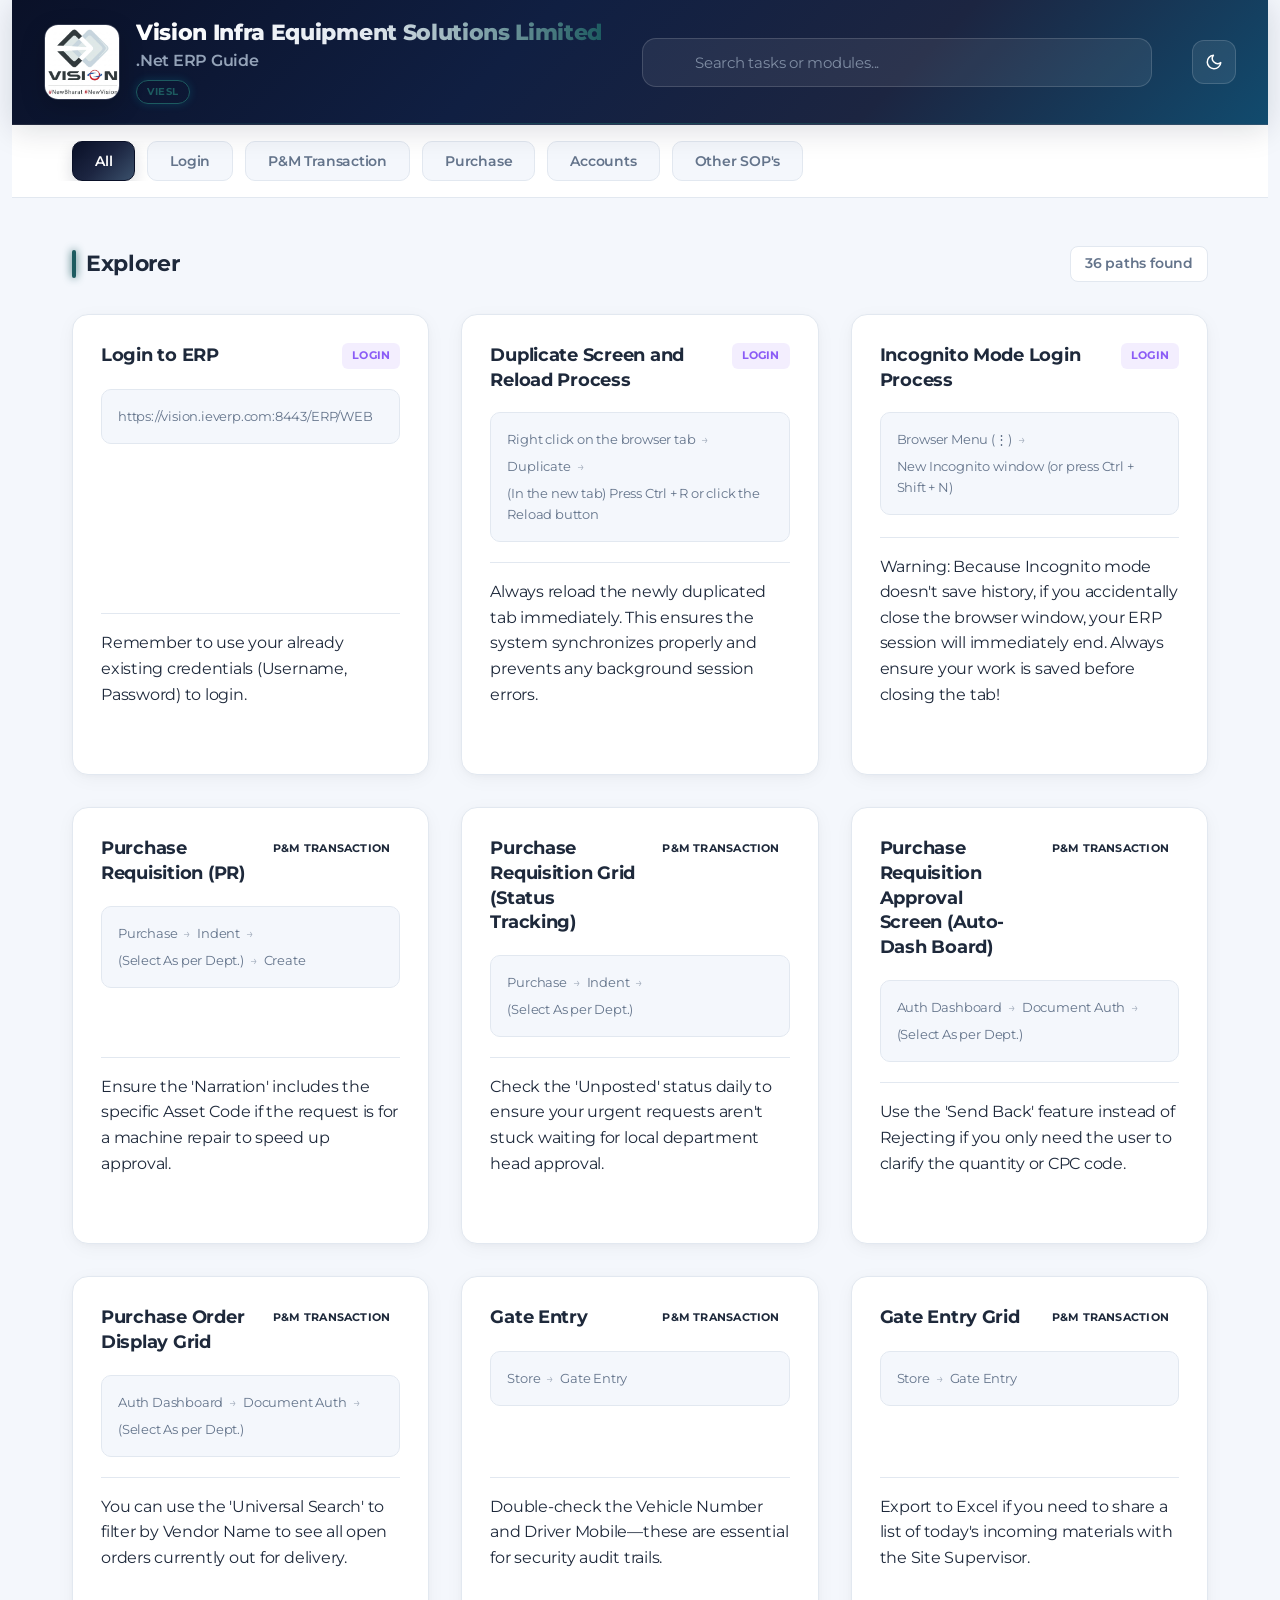
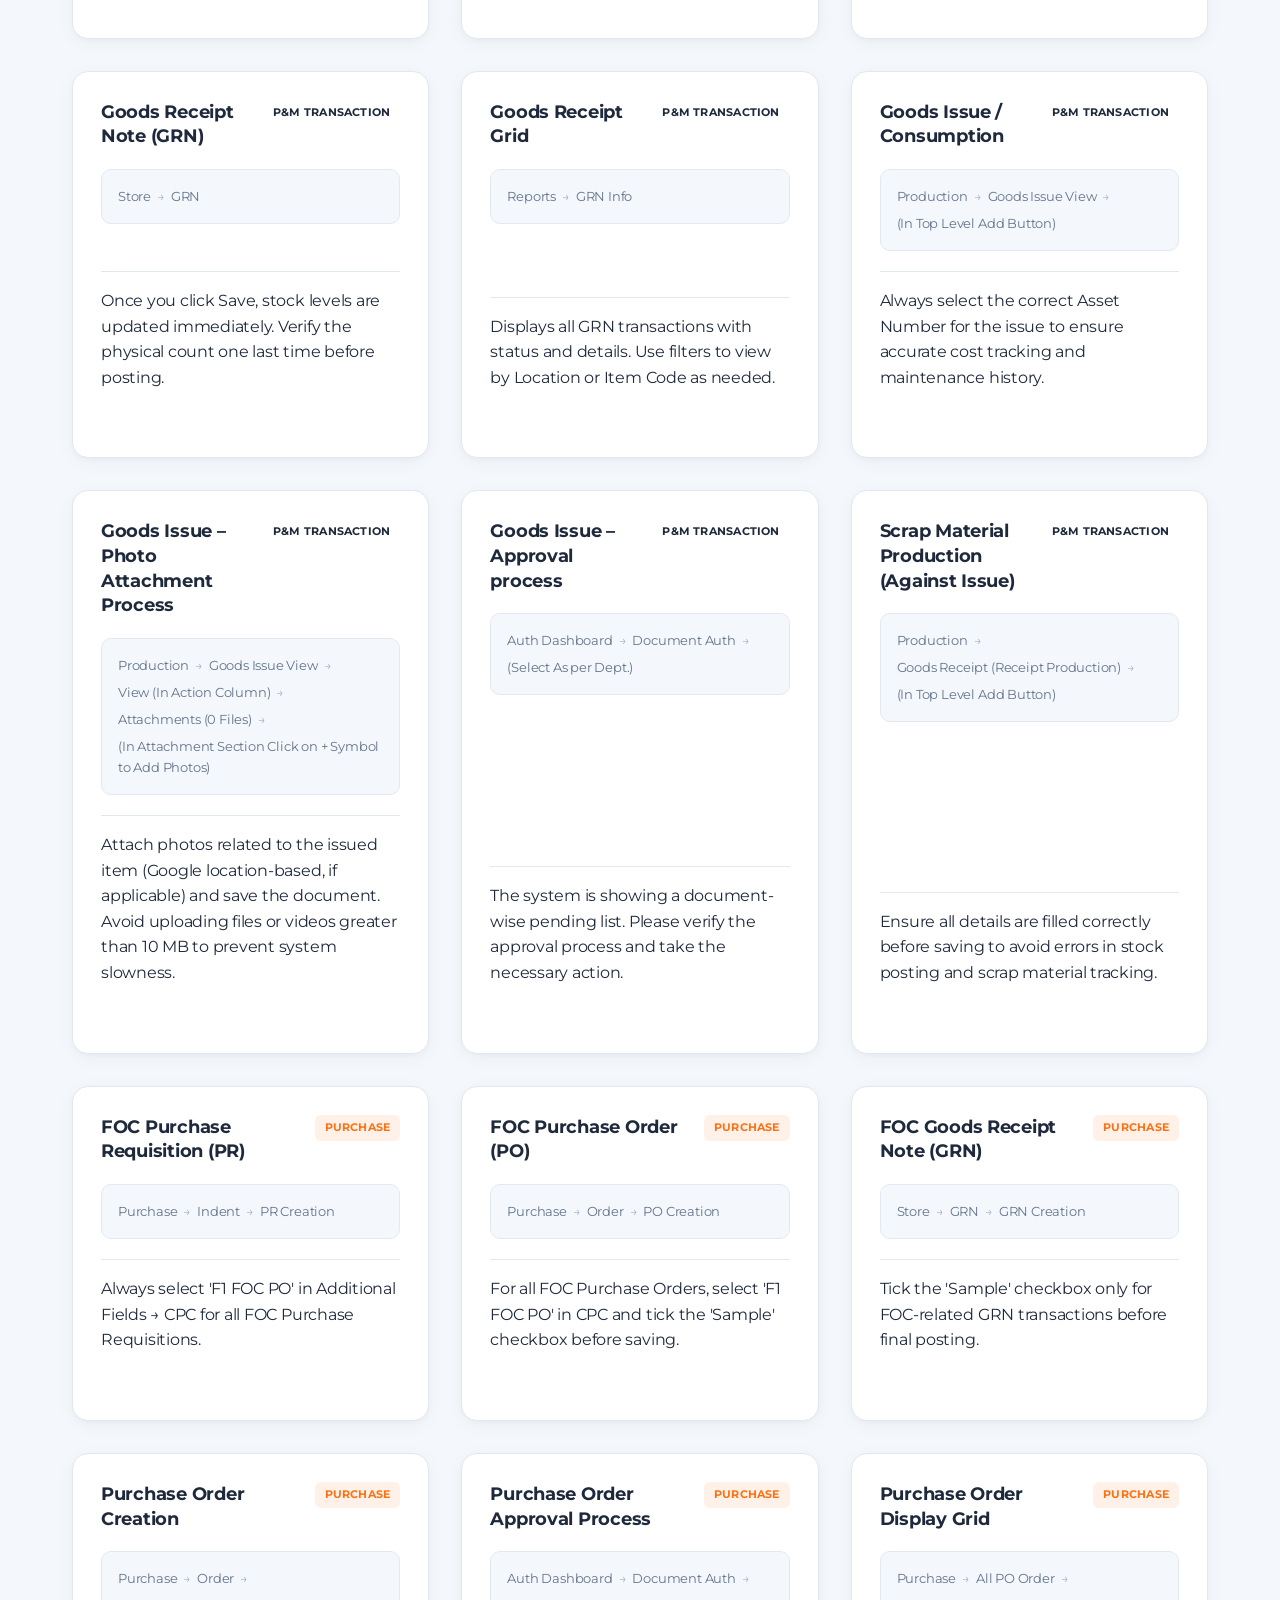
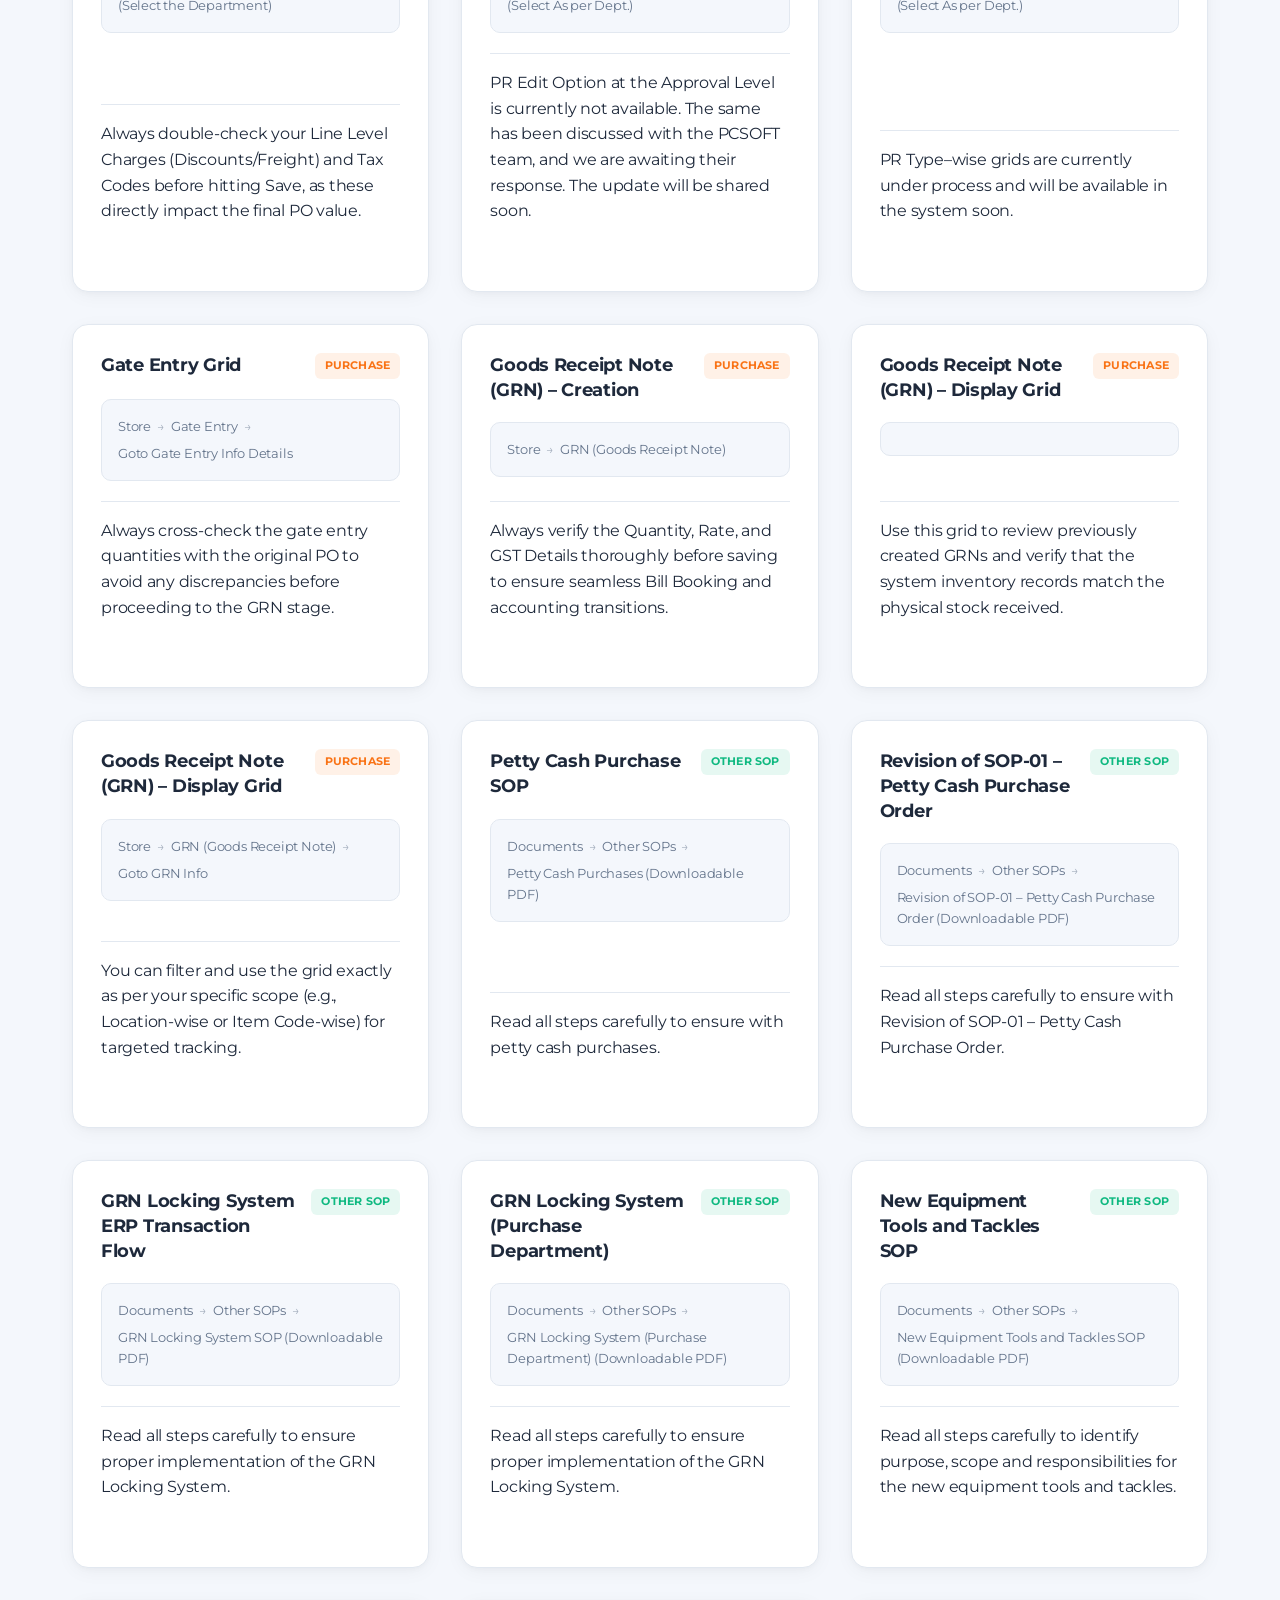
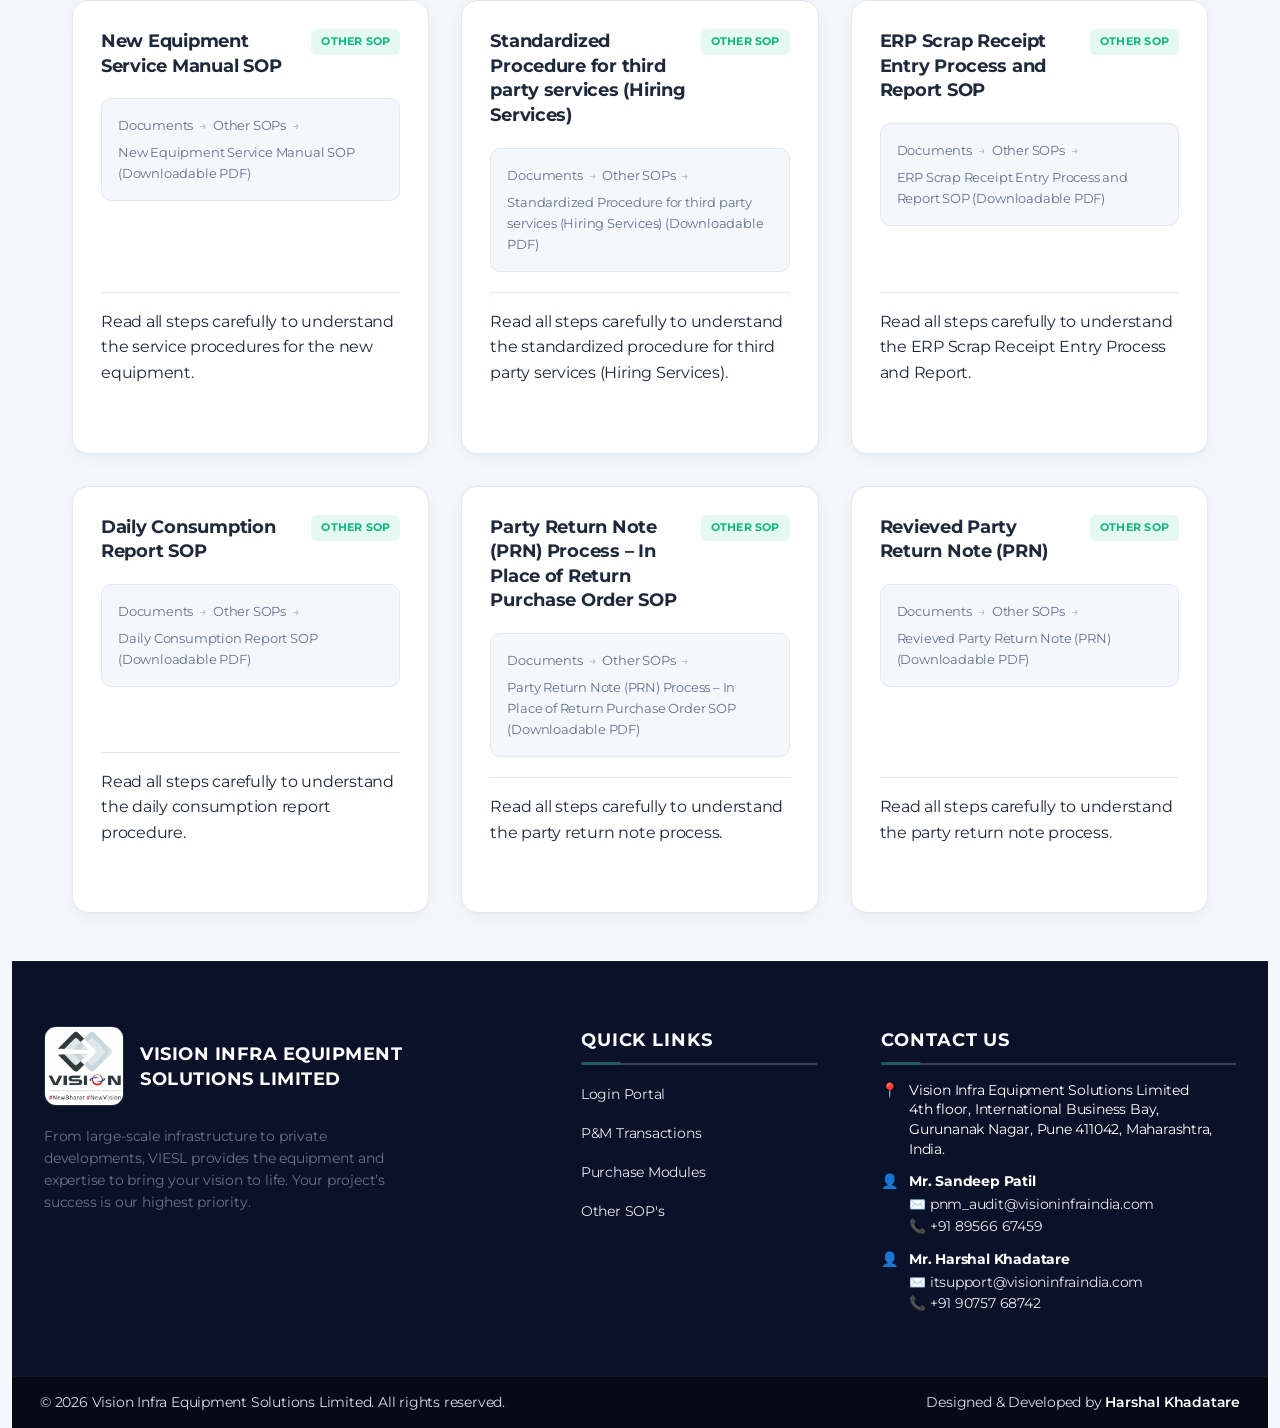
<file: index.html>
<!DOCTYPE html>
<html lang="en">

<head>
    <meta charset="UTF-8">
    <meta name="viewport" content="width=device-width, initial-scale=1.0, maximum-scale=5.0, user-scalable=yes, viewport-fit=cover">
    <meta name="description" content=".Net ERP Guide - Vision Infra Equipment Solutions Limited">
    <meta name="theme-color" content="#2f7af1">
    <meta name="apple-mobile-web-app-capable" content="yes">
    <meta name="apple-mobile-web-app-status-bar-style" content="black-translucent">
    <title>.Net ERP Guide</title>

    <link rel="preconnect" href="https://fonts.googleapis.com">
    <link rel="preconnect" href="https://fonts.gstatic.com" crossorigin>
    <link href="https://fonts.googleapis.com/css2?family=Montserrat:ital,wght@0,100..900;1,100..900&display=swap"
        rel="stylesheet">

    <link rel="icon" type="image/jpeg" href="Images/favicon.ico">
    <link rel="stylesheet" href="styles.css">
    <style>
        /* Touch-friendly improvements */
        @media (hover: none) and (pointer: coarse) {
            .cat-btn,
            .card,
            .btn,
            .theme-toggle {
                min-height: 44px;
                min-width: 44px;
            }
            
            .card {
                padding: 1.25rem;
            }

            .card:active {
                transform: scale(0.98);
            }
        }

        /* Prevent zoom on input focus for iOS */
        @media (max-width: 768px) {
            input, textarea, select {
                font-size: 16px !important;
            }
        }

        /* Optimize scrolling performance */
        .nav-inner,
        .modal-content {
            -webkit-overflow-scrolling: touch;
        }

        /* Ensure safe area for notch devices */
        @supports (padding: max(0px)) {
            body {
                padding-left: max(12px, env(safe-area-inset-left));
                padding-right: max(12px, env(safe-area-inset-right));
            }

            header {
                padding-left: max(0px, env(safe-area-inset-left));
                padding-right: max(0px, env(safe-area-inset-right));
            }

            .site-footer {
                padding-left: max(0px, env(safe-area-inset-left));
                padding-right: max(0px, env(safe-area-inset-right));
            }
        }
    </style>
</head>

<body>

    <header>
        <div class="brand-container">
            <div class="brand">
                <img src="Images/logo.jpeg" alt="Logo" class="brand-logo">
                <div class="brand-text">
                    <h1>Vision Infra Equipment Solutions Limited</h1>
                    <h3>.Net ERP Guide</h3>
                    <span class="badge">VIESL</span>
                </div>
            </div>

            <div class="search-area">
                <div class="search-container">
                    <input type="text" id="searchInput" class="search-input" placeholder="Search tasks or modules...">
                    <button class="clear-search" id="clearSearch" title="Clear search">✕</button>
                </div>
            </div>

            <div class="header-actions">
                <button class="theme-toggle" id="themeToggle" title="Toggle Dark Mode">
                    <svg id="themeIcon" width="18" height="18" viewBox="0 0 24 24" fill="none" stroke="currentColor"
                        stroke-width="2" stroke-linecap="round" stroke-linejoin="round">
                        <path d="M21 12.79A9 9 0 1 1 11.21 3 7 7 0 0 0 21 12.79z"></path>
                    </svg>
                </button>
            </div>
        </div>
    </header>

    <div class="category-nav">
        <div class="nav-inner" id="categoryNav">
            <button class="cat-btn active" onclick="setCategory('All', this)">All</button>
            <button class="cat-btn" onclick="setCategory('Login', this)">Login</button>
            <button class="cat-btn" onclick="setCategory('P&M Transaction', this)">P&M Transaction</button>
            <button class="cat-btn" onclick="setCategory('Purchase', this)">Purchase</button>
            <button class="cat-btn" onclick="setCategory('Accounts', this)">Accounts</button>
            <button class="cat-btn" onclick="setCategory('Other SOP', this)">Other SOP's</button>
        </div>
    </div>

    <main class="container">
        <div class="section-header">
            <h2 class="section-title">Explorer</h2>
            <span class="stats" id="pathCount">Loading...</span>
        </div>

        <div id="grid" class="grid"></div>
    </main>

    <footer class="site-footer">
        <div class="footer-top">
            <div class="footer-content-wrapper">

                <div class="footer-col brand-col">
                    <div class="footer-logo-container">
                        <img src="Images/logo.jpeg" alt="Logo" class="footer-logo">
                        <div class="footer-brand-text">
                            <h4>Vision Infra Equipment Solutions Limited</h4>
                        </div>
                    </div>
                    <p class="footer-desc">
                        From large-scale infrastructure to private developments, VIESL provides the equipment and
                        expertise to bring your vision to life. Your project’s success is our highest priority.
                    </p>
                </div>

                <div class="footer-col links-col">
                    <h4 class="footer-heading">Quick Links</h4>
                    <ul class="footer-links">
                        <li><a href="https://vision.ieverp.com:8443/ERP/WEB/#/" target="_blank"
                                rel="noopener noreferrer">Login Portal</a></li>
                        <li><a href="#"
                                onclick="setCategory('P&M Transaction', document.querySelector('.cat-btn:nth-child(3)')); return false;">P&M
                                Transactions</a></li>
                        <li><a href="#"
                                onclick="setCategory('Purchase', document.querySelector('.cat-btn:nth-child(4)')); return false;">Purchase
                                Modules</a></li>
                        <li><a href="#"
                                onclick="setCategory('Other SOP', document.querySelector('.cat-btn:nth-child(6)')); return false;">Other
                                SOP's</a></li>
                    </ul>
                </div>

                <div class="footer-col contact-col">
                    <h4 class="footer-heading">Contact Us</h4>
                    <ul class="contact-info">
                        <li>
                            <span class="icon">📍</span>
                            <span class="text">
                                Vision Infra Equipment Solutions Limited<br>
                                4th floor, International Business Bay, Gurunanak Nagar, Pune 411042, Maharashtra, India.
                            </span>
                        </li>
                        <li>
                            <span class="icon">👤</span>
                            <span class="text" style="display: flex; flex-direction: column; gap: 2px;">
                                <strong style="color: #ffffff;">Mr. Sandeep Patil</strong>
                                <span style="font-size: 0.85rem; line-height: 1.5;">
                                    ✉️ <a
                                        href="mailto:pnm_audit@visioninfraindia.com?subject=ERP%20Support%20Request">pnm_audit@visioninfraindia.com</a><br>
                                    📞 <a href="tel:+918956667459">+91 89566 67459</a>
                                </span>
                            </span>
                        </li>
                        <li>
                            <span class="icon">👤</span>
                            <span class="text" style="display: flex; flex-direction: column; gap: 2px;">
                                <strong style="color: #ffffff;">Mr. Harshal Khadatare</strong>
                                <span style="font-size: 0.85rem; line-height: 1.5;">
                                    ✉️ <a
                                        href="mailto:itsupport@visioninfraindia.com?subject=ERP%20Support%20Request">itsupport@visioninfraindia.com</a><br>
                                    📞 <a href="tel:+919075768742">+91 90757 68742</a>
                                </span>
                            </span>
                        </li>
                    </ul>
                </div>

            </div>
        </div>

        <div class="footer-bottom">
            <div class="footer-bottom-wrapper">
                <p>&copy; <span id="year"></span> Vision Infra Equipment Solutions Limited. All rights reserved.</p>
                <p class="developer-credit">
                    Designed & Developed by
                    <a href="https://github.com/Harshroo45" target="_blank" rel="noopener noreferrer">
                        <strong>Harshal Khadatare</strong>
                    </a>
                </p>
            </div>
        </div>
    </footer>

    <div class="modal-overlay" id="modalOverlay">
        <div class="modal-content">
            <div class="modal-header">
                <div class="modal-subtitle" id="modalModule">Module Name</div>
                <h3 class="modal-title" id="modalTitle">Task Title</h3>
            </div>
            <div class="modal-body">
                <div class="modal-path" id="modalPath"></div>
                <div class="modal-description" id="modalDescription"></div>
            </div>
            <div id="modalNote" class="modal-note"></div>
            <div class="modal-actions">
                <button class="btn btn-close" id="closeModalBtn">Close</button>

                <button class="btn btn-copy" id="copyBtn">
                    <span>Copy Path</span>
                </button>

                <a href="#" download class="btn btn-copy" id="downloadBtn"
                    style="display: none; text-decoration: none;">
                    <span>Download PDF</span>
                </a>
            </div>
        </div>
    </div>

    <script src="script.js"></script>
</body>

</html>
</file>
<file: styles.css>
/* =========================================
   1. GLOBAL REBRAND: NAVY BLUE GRADIENTS & RESET
========================================= */
:root {
    /* Premium Official Navy & Tech Accents */
    --primary-dark: #0A1128;   /* Deep Space Navy */
    --primary: #1C2541;        /* Midnight Navy */
    --primary-light: #3A506B;  /* Sleek Steel Blue */
    --accent: #1d5b60;         /* Cyber Cyan Accent (Glow effects) */
    --accent-dim: rgba(0, 229, 255, 0.15);
    
    /* Layout Surfaces */
    --bg: #F4F7FC;             /* Clean, professional soft gray-blue tint */
    --surface: #FFFFFF;
    --text-main: #1E293B;
    --text-sec: #64748B;
    --border: #E2E8F0;
    --radius: 16px;            /* More rounded aesthetic layout */
    
    /* Complex Shadow Profiles */
    --shadow: 0 4px 20px -2px rgba(10, 17, 40, 0.05), 0 2px 6px -1px rgba(10, 17, 40, 0.03);
    --shadow-hover: 0 20px 35px -5px rgba(10, 17, 40, 0.12), 0 10px 20px -5px rgba(0, 229, 255, 0.1);
    --modal-bg: rgba(10, 17, 40, 0.7);
    
    /* Operational Notification Overrides */
    --note-bg: #FFFDF5;
    --note-text: #B45309;
    --note-border: #F59E0B;
    
    /* Brand Gradients */
    --brand-gradient: linear-gradient(135deg, var(--primary-dark) 0%, var(--primary) 50%, var(--primary-light) 100%);
    
    /* Beautiful Aesthetic Gradient for Navigation Header Bar */
    --nav-gradient: linear-gradient(135deg, #0A1128 0%, #101F42 40%, #1C2541 70%, #114B6E 100%);
    --glass-bg: rgba(255, 255, 255, 0.85);
    --glass-border: rgba(255, 255, 255, 0.5);
}

/* --- THE HIGH-CONTRAST DARK MODE OVERRIDES --- */
body.dark-mode {
    --bg: #050914;             /* Ultra-deep dark navy tone */
    --surface: #0B132B;        /* Premium solid container navy */
    --text-main: #F8FAFC;
    --text-sec: #94A3B8;
    --border: #1E293B;
    --accent: #00E5FF;
    --shadow: 0 10px 30px -10px rgba(0, 0, 0, 0.7);
    --shadow-hover: 0 20px 40px -10px rgba(0, 229, 255, 0.2);
    --modal-bg: rgba(2, 4, 10, 0.95);
    --note-bg: #141B2D;
    --note-text: #FBBF24;
    --note-border: #D97706;
    --brand-gradient: linear-gradient(135deg, #02040A 0%, #0A1128 60%, #1C2541 100%);
    
    /* Dark Mode Navigation Header Gradient */
    --nav-gradient: linear-gradient(135deg, #030712 0%, #0A1128 50%, #0F2347 100%);
    --glass-bg: rgba(11, 19, 43, 0.8);
    --glass-border: rgba(255, 255, 255, 0.05);
}

* {
    box-sizing: border-box;
    margin: 0;
    padding: 0;
    font-family: 'Montserrat', sans-serif;
    letter-spacing: -0.015em;
    -webkit-tap-highlight-color: transparent;
}

body {
    background-color: var(--bg);
    color: var(--text-main);
    line-height: 1.6;
    min-height: 100vh;
    display: flex;
    flex-direction: column;
    transition: background-color 0.4s ease, color 0.4s ease;
}

h1, h2, h3, h4, .card-title, .footer-heading {
    font-weight: 700;
}

img {
    max-width: 100%;
    height: auto;
    display: block;
}

iframe {
    max-width: 100%;
}

/* =========================================
   2. HEADER & NAVIGATION (BEAUTIFUL GRADIENT BAR)
========================================= */
header {
    background: var(--nav-gradient);
    backdrop-filter: blur(10px);
    -webkit-backdrop-filter: blur(10px);
    border-bottom: 1px solid rgba(255, 255, 255, 0.1);
    padding: 1.25rem 0;
    position: sticky;
    top: 0;
    z-index: 1000;
    box-shadow: 0 4px 30px rgba(10, 17, 40, 0.15);
    transition: background 0.4s ease, border 0.4s ease;
}

header::before {
    content: '';
    position: absolute;
    bottom: 0;
    left: 0;
    width: 100%;
    height: 1px;
    background: linear-gradient(90deg, transparent, var(--accent), transparent);
    opacity: 0.7;
}

.brand-container {
    display: grid;
    grid-template-columns: auto 1fr auto;
    align-items: center;
    gap: 2.5rem;
    max-width: 1400px;
    margin: 0 auto;
    padding: 0 2rem;
}

.brand {
    display: flex;
    align-items: center;
    gap: 16px;
}

.brand-logo {
    width: 76px;
    height: 76px;
    object-fit: cover;
    border-radius: 14px;
    box-shadow: 0 8px 24px rgba(0, 0, 0, 0.2);
    border: 1px solid rgba(255, 255, 255, 0.15);
    transition: transform 0.4s cubic-bezier(0.175, 0.885, 0.32, 1.275);
}

.brand-logo:hover {
    transform: scale(1.06) rotate(-2deg);
}

.brand-text {
    display: flex;
    flex-direction: column;
    gap: 2px;
}

.brand-text h1 {
    font-size: 1.35rem;
    font-weight: 800;
    color: #FFFFFF;
    line-height: 1.2;
    background: linear-gradient(90deg, #FFFFFF 0%, #E2E8F0 50%, var(--accent) 100%);
    -webkit-background-clip: text;
    -webkit-text-fill-color: transparent;
}

.brand-text h3 {
    font-size: 1rem;
    font-weight: 600;
    color: #94A3B8; /* Soft readable secondary text against dark bar */
}

.badge {
    background: transparent;
    border: 1px solid var(--accent);
    color: var(--accent);
    padding: 3px 10px;
    border-radius: 30px;
    font-size: 0.65rem;
    font-weight: 700;
    text-transform: uppercase;
    letter-spacing: 0.05em;
    margin-top: 4px;
    width: fit-content;
    box-shadow: 0 0 10px var(--accent-dim);
}

.header-actions {
    display: flex;
    align-items: center;
}

/* Theme Toggle Trigger */
.theme-toggle {
    background: rgba(255, 255, 255, 0.08);
    border: 1px solid rgba(255, 255, 255, 0.15);
    color: #FFFFFF;
    width: 44px;
    height: 44px;
    border-radius: 12px;
    cursor: pointer;
    display: flex;
    align-items: center;
    justify-content: center;
    transition: all 0.3s cubic-bezier(0.4, 0, 0.2, 1);
}

.theme-toggle:hover {
    background: rgba(255, 255, 255, 0.15);
    border-color: var(--accent);
    color: var(--accent);
    transform: translateY(-2px) rotate(15deg);
    box-shadow: 0 0 15px var(--accent-dim);
}

/* Centralizing Search System */
.search-area {
    width: 100%;
    display: flex;
    justify-content: center;
}

.search-container {
    width: 100%;
    max-width: 580px;
    position: relative;
}

.search-input {
    width: 100%;
    padding: 14px 22px;
    padding-left: 52px;
    padding-right: 50px;
    border-radius: 14px; 
    border: 1px solid rgba(255, 255, 255, 0.15);
    font-size: 0.95rem;
    background-color: rgba(255, 255, 255, 0.07);
    color: #FFFFFF;
    outline: none;
    transition: all 0.3s cubic-bezier(0.4, 0, 0.2, 1);
}

.search-input::placeholder {
    color: #94A3B8;
    opacity: 0.8;
}

.search-input:focus {
    border-color: var(--accent);
    background-color: rgba(255, 255, 255, 0.12);
    box-shadow: 0 0 0 4px var(--accent-dim);
}

.search-icon {
    position: absolute;
    left: 20px;
    top: 50%;
    transform: translateY(-50%);
    color: #94A3B8;
    font-size: 1.1rem;
    pointer-events: none;
}

.clear-search {
    position: absolute;
    right: 18px;
    top: 50%;
    transform: translateY(-50%);
    background: none;
    border: none;
    color: #94A3B8;
    cursor: pointer;
    font-size: 1.1rem;
    display: none;
    align-items: center;
    justify-content: center;
    width: 28px;
    height: 28px;
    border-radius: 50%;
    transition: all 0.2s;
}

.clear-search:hover {
    background: rgba(255, 255, 255, 0.1);
    color: #FFFFFF;
}

/* Category Modern Nav Pills */
.category-nav {
    background: var(--surface);
    border-bottom: 1px solid var(--border);
    padding: 1rem 0;
}

.nav-inner {
    max-width: 1200px;
    margin: 0 auto;
    padding: 0 2rem;
    display: flex;
    gap: 12px;
    overflow-x: auto;
    white-space: nowrap;
    scrollbar-width: none;
    -webkit-overflow-scrolling: touch;
}
.nav-inner::-webkit-scrollbar { display: none; }

.cat-btn {
    padding: 10px 22px;
    border-radius: 10px; 
    border: 1px solid var(--border);
    background: var(--bg);
    color: var(--text-sec);
    cursor: pointer;
    font-size: 0.9rem;
    font-weight: 600;
    transition: all 0.3s ease;
    flex-shrink: 0;
}

.cat-btn:hover {
    border-color: var(--primary-light);
    color: var(--text-main);
    transform: translateY(-1px);
}

.cat-btn.active {
    background: var(--brand-gradient);
    color: #FFFFFF;
    border-color: var(--primary-dark);
    box-shadow: 0 6px 16px rgba(10, 17, 40, 0.15);
}

body.dark-mode .cat-btn.active {
    border-color: var(--accent);
    box-shadow: 0 0 15px var(--accent-dim);
}

/* =========================================
   3. MAIN CONTENT GRID & CARDS (AESTHETIC)
========================================= */
.container {
    max-width: 1200px;
    width: 100%;
    margin: 0 auto;
    padding: 3rem 2rem;
    flex: 1;
}

.section-header {
    display: flex;
    justify-content: space-between;
    align-items: center;
    margin-bottom: 2rem;
}

.section-title {
    font-size: 1.4rem;
    color: var(--text-main);
    position: relative;
    padding-left: 14px;
}

.section-title::before {
    content: '';
    position: absolute;
    left: 0; top: 4px; bottom: 4px;
    width: 4px;
    background: var(--accent);
    border-radius: 2px;
    box-shadow: 0 0 8px var(--accent);
}

.stats {
    font-size: 0.85rem;
    color: var(--text-sec);
    font-weight: 600;
    background: var(--surface);
    padding: 6px 14px;
    border-radius: 8px;
    border: 1px solid var(--border);
}

.grid {
    display: grid;
    grid-template-columns: repeat(auto-fill, minmax(340px, 1fr));
    gap: 2rem;
}

.card {
    background: var(--surface);
    border-radius: var(--radius);
    border: 1px solid var(--border);
    padding: 1.75rem;
    transition: all 0.35s cubic-bezier(0.25, 1, 0.5, 1);
    display: flex;
    flex-direction: column;
    gap: 1.25rem;
    cursor: pointer;
    box-shadow: var(--shadow);
    position: relative;
    overflow: hidden;
}

.card::after {
    content: '';
    position: absolute;
    top: 0; left: 0; width: 100%; height: 3px;
    background: transparent;
    transition: background 0.3s;
}

.card:hover {
    transform: translateY(-5px);
    box-shadow: var(--shadow-hover);
    border-color: rgba(0, 229, 255, 0.4);
}

.card:hover::after {
    background: var(--accent);
}

.card-header {
    display: flex;
    justify-content: space-between;
    align-items: flex-start;
    gap: 12px;
}

.card-title {
    font-size: 1.1rem;
    color: var(--text-main);
    line-height: 1.4;
}

.module-tag {
    font-size: 0.7rem;
    padding: 4px 10px;
    border-radius: 6px;
    font-weight: 700;
    text-transform: uppercase;
    letter-spacing: 0.02em;
    white-space: nowrap;
}

/* Pastel Neon Palette for Module Tags */
.tag-login { background: rgba(139, 92, 246, 0.1); color: #8B5CF6; }
.tag-purchase { background: rgba(249, 115, 22, 0.1); color: #F97316; }
.tag-accounts { background: rgba(14, 165, 233, 0.1); color: #0EA5E9; }
.tag-other-sop { background: rgba(16, 185, 129, 0.1); color: #10B981; }

.path-display {
    background: var(--bg);
    padding: 1rem;
    border-radius: 10px;
    font-family: 'Consolas', monospace;
    font-size: 0.82rem;
    color: var(--text-sec);
    border: 1px solid var(--border);
    display: flex;
    flex-wrap: wrap;
    gap: 6px;
}

.step:not(:last-child)::after {
    content: "→";
    margin-left: 6px;
    color: var(--text-sec);
    opacity: 0.5;
}

.card-footer {
    margin-top: auto;
    border-top: 1px solid var(--border);
    padding-top: 1rem;
    display: flex;
    justify-content: flex-end;
}

.click-hint {
    font-size: 0.75rem;
    color: var(--accent);
    font-weight: 700;
    text-transform: uppercase;
    letter-spacing: 0.05em;
    opacity: 0;
    transform: translateX(-5px);
    transition: all 0.3s ease;
}

.card:hover .click-hint {
    opacity: 1;
    transform: translateX(0);
}

/* =========================================
   4. MODAL POPUP INTERFACE
========================================= */
.modal-overlay {
    position: fixed;
    top: 0; left: 0; width: 100%; height: 100%;
    background: var(--modal-bg);
    backdrop-filter: blur(12px);
    -webkit-backdrop-filter: blur(12px);
    display: flex; justify-content: center; align-items: center;
    z-index: 2000;
    opacity: 0; visibility: hidden;
    transition: all 0.3s ease;
    padding: 1.5rem;
}

.modal-overlay.active {
    opacity: 1; visibility: visible;
}

.modal-content {
    background: var(--surface);
    width: 100%; max-width: 780px;
    border-radius: 20px;
    padding: 2.5rem;
    box-shadow: 0 30px 60px -15px rgba(0, 0, 0, 0.4);
    transform: translateY(15px);
    transition: transform 0.4s cubic-bezier(0.16, 1, 0.3, 1);
    border: 1px solid var(--border);
    max-height: 85vh;
    overflow-y: auto;
}

.modal-overlay.active .modal-content {
    transform: translateY(0);
}

.modal-header {
    margin-bottom: 1.5rem;
    border-bottom: 1px solid var(--border);
    padding-bottom: 1.25rem;
}

.modal-title { 
    font-size: 1.5rem; 
    color: var(--text-main); 
    margin-bottom: 0.5rem; 
    line-height: 1.3;
}

.modal-subtitle { 
    font-size: 0.8rem; 
    color: var(--text-sec); 
    text-transform: uppercase; 
    font-weight: 700; 
    letter-spacing: 0.05em;
}

.modal-body { 
    background: var(--bg); 
    padding: 1.5rem; 
    border-radius: 12px; 
    border: 1px solid var(--border);
}

.modal-path {
    font-family: 'Consolas', monospace; 
    font-size: 0.95rem;
    color: var(--text-main); 
    background: var(--surface);
    padding: 1.25rem; 
    border-radius: 8px; 
    border: 1px dashed var(--border);
    line-height: 1.5;
    word-break: break-all;
}

.modal-description { 
    margin-top: 1.5rem; 
    font-size: 0.95rem; 
    line-height: 1.6; 
}

.modal-note {
    margin-top: 1.5rem; 
    padding: 1.25rem;
    background: var(--note-bg); 
    border-left: 4px solid var(--note-border);
    color: var(--note-text); 
    border-radius: 8px;
    font-size: 0.9rem;
}

.modal-note img {
    max-width: 100%;
    height: auto;
    object-fit: contain;
}

.modal-actions {
    margin-top: 2rem; 
    display: flex; 
    justify-content: flex-end; 
    gap: 1rem;
    flex-wrap: wrap;
}

.btn {
    padding: 12px 24px; 
    border-radius: 10px; 
    border: none;
    font-weight: 700; 
    cursor: pointer; 
    transition: all 0.2s ease;
    text-transform: uppercase; 
    font-size: 0.8rem; 
    letter-spacing: 0.05em;
    display: inline-flex;
    justify-content: center;
    align-items: center;
    text-decoration: none;
}

.btn-close { 
    background: var(--bg); 
    color: var(--text-main); 
    border: 1px solid var(--border); 
}

.btn-close:hover { 
    background: var(--border); 
}

.btn-copy { 
    background: var(--brand-gradient); 
    color: #FFFFFF; 
    box-shadow: 0 4px 14px rgba(10, 17, 40, 0.2); 
}

.btn-copy:hover { 
    transform: translateY(-1px); 
    box-shadow: 0 6px 20px rgba(10, 17, 40, 0.3); 
}

body.dark-mode .btn-copy {
    background: transparent;
    border: 1px solid var(--accent);
    color: var(--accent);
    box-shadow: 0 0 12px var(--accent-dim);
}

body.dark-mode .btn-copy:hover {
    background: var(--accent);
    color: var(--primary-dark);
    box-shadow: 0 0 20px var(--accent);
}

/* =========================================
   5. PREMIUM OFFICIAL SITE FOOTER
========================================= */
.site-footer {
    background: var(--primary-dark);
    color: #FFFFFF;
    padding-top: 4rem;
    border-top: 1px solid rgba(255, 255, 255, 0.05);
    position: relative;
    width: 100%;
}

.footer-top {
    padding: 0 2rem 3rem;
}

.footer-content-wrapper {
    max-width: 1200px; 
    margin: 0 auto;
    display: grid; 
    grid-template-columns: 2fr 1fr 1.5fr; 
    gap: 4rem;
}

.footer-col {
    text-align: left;
}

.footer-logo-container {
    display: flex;
    align-items: center;
    gap: 16px;
    margin-bottom: 1.25rem;
}

.footer-logo {
    width: 80px; 
    height: 80px;
    border-radius: 12px; 
    object-fit: cover;
    border: 1px solid rgba(255, 255, 255, 0.1);
}

.footer-brand-text h4 {
    font-size: 1.15rem;
    color: #FFFFFF;
    line-height: 1.4;
    letter-spacing: 0.5px;
    text-transform: uppercase;
}

.footer-desc { 
    color: var(--text-sec); 
    font-size: 0.85rem; 
    line-height: 1.6; 
    max-width: 380px;
    margin-top: 10px;
}

.footer-heading {
    font-size: 1.1rem; 
    text-transform: uppercase;
    letter-spacing: 0.05em;
    color: #FFFFFF;
    border-bottom: 2px solid rgba(255, 255, 255, 0.2);
    padding-bottom: 8px; 
    margin-bottom: 1rem; 
    position: relative;
}

.footer-heading::after {
    content: ''; 
    position: absolute; 
    left: 0; bottom: -2px;
    width: 40px; 
    height: 3px; 
    background: var(--accent);
    border-radius: 2px;
}

.footer-links, .contact-info { 
    list-style: none; 
    padding: 0;
    margin: 0;
}

.footer-links li { 
    margin-bottom: 0.85rem; 
}

.footer-links a, .contact-info a { 
    color: rgba(255, 255, 255, 0.9); 
    text-decoration: none; 
    font-size: 0.9rem;
    transition: all 0.2s ease; 
    display: inline-block;
    position: relative;
}

.footer-links a::after {
    content: '';
    position: absolute;
    bottom: -2px;
    left: 0;
    width: 0;
    height: 2px;
    background: var(--accent);
    transition: width 0.3s ease;
}

.footer-links a:hover { 
    color: var(--accent); 
    transform: translateX(4px); 
}

.footer-links a:hover::after {
    width: 100%;
}

.contact-info li { 
    display: flex; 
    gap: 10px; 
    margin-bottom: 0.8rem; 
    color: #FFFFFF;
    font-size: 0.88rem;
    line-height: 1.4;
}

.contact-info .icon {
    color: var(--accent);
}

.footer-bottom {
    background: #060A18;
    padding: 15px 1.5rem; 
    border-top: 1px solid rgba(255, 255, 255, 0.05);
}

.footer-bottom-wrapper {
    max-width: 1200px;
    margin: 0 auto;
    display: flex;
    justify-content: space-between;
    align-items: center;
    font-size: 0.85rem; 
    color: rgba(255, 255, 255, 0.85);
}

.footer-bottom-wrapper p {
    margin: 0;
}

.developer-credit strong, .developer-credit a { 
    color: #FFFFFF; 
    text-decoration: none; 
    font-weight: 600; 
}

.developer-credit a:hover { 
    color: var(--accent); 
    text-decoration: underline;
}

button {
    touch-action: manipulation;
}

/* =========================================
   6. COMPLETELY RESPONSIVE BREAKPOINTS
========================================= */
@media (max-width: 1024px) {
    .brand-container {
        gap: 1.5rem;
    }
    .footer-content-wrapper { 
        grid-template-columns: 1fr 1fr; 
        gap: 3rem; 
    }
}

@media (max-width: 900px) {
    .footer-content-wrapper {
        grid-template-columns: 1fr 1fr;
        gap: 2rem;
    }
}

@media (max-width: 768px) {
    .brand-container {
        grid-template-columns: auto 1fr auto;
        grid-template-areas:
            "logo brand actions"
            "search search search";
        gap: 0.75rem;
        padding: 0.75rem 1rem;
        align-items: center;
    }
    
    .brand {
        grid-area: brand;
        gap: 10px;
    }
    
    .brand-logo { 
        grid-area: logo;
        width: 52px; 
        height: 52px; 
        border-radius: 10px;
    }
    
    .brand-text h1 {
        font-size: 1.1rem;
    }
    
    .brand-text h3 {
        font-size: 0.85rem;
    }

    .badge { 
        font-size: 0.6rem;
        padding: 2px 6px;
    }

    .header-actions {
        grid-area: actions;
    }

    .search-area {
        grid-area: search;
        margin-top: 0.25rem;
    }
    
    .theme-toggle {
        width: 38px;
        height: 38px;
        border-radius: 10px;
    }

    .category-nav {
        padding: 0.6rem 0;
    }

    .nav-inner { 
        padding: 0 1rem; 
        gap: 8px;
    }
    
    .cat-btn {
        padding: 8px 16px;
        font-size: 0.8rem;
    }

    .container { 
        padding: 2rem 1rem; 
    }
    
    .section-header {
        margin-bottom: 1.25rem;
    }
    
    .section-title {
        font-size: 1.2rem;
    }
    
    .grid { 
        grid-template-columns: 1fr; 
        gap: 1.25rem; 
    }

    .modal-content {
        padding: 1.5rem;
        max-height: 85vh;
    }
    
    .modal-title {
        font-size: 1.3rem;
    }

    .footer-top {
        padding: 2rem 1rem 1.5rem;
    }

    .footer-content-wrapper { 
        grid-template-columns: 1fr; 
        gap: 2rem; 
        padding: 0;
    }
    
    .footer-desc {
        max-width: 100%;
    }
    
    .footer-bottom-wrapper {
        flex-direction: column;
        text-align: center;
        gap: 10px;
        padding: 12px 1rem;
    }
    
    .footer-bottom-wrapper p {
        margin: 5px 0;
    }
}

@media (max-width: 480px) {
    .brand-container {
        grid-template-columns: auto 1fr auto;
        gap: 0.5rem;
        padding: 0.5rem;
    }
    
    .brand-logo {
        width: 44px;
        height: 44px;
    }

    .brand-text h1 { font-size: 0.95rem; }
    .brand-text h3 { font-size: 0.75rem; display: none; }
    
    .search-input { 
        font-size: 0.9rem; 
        padding: 11px 16px 11px 42px; 
    }
    .search-icon { left: 16px; font-size: 0.95rem; }
    
    .clear-search {
        right: 12px;
        width: 24px;
        height: 24px;
        font-size: 0.95rem;
    }
    
    .cat-btn {
        padding: 6px 12px;
        font-size: 0.75rem;
        border-radius: 8px;
    }
    
    .card { padding: 1.25rem; gap: 1rem; }
    .card-title { font-size: 1rem; }
    .path-display { padding: 0.75rem; font-size: 0.78rem; }
    
    .modal-content { padding: 1.25rem 1rem; }
    .modal-header { margin-bottom: 1rem; padding-bottom: 0.75rem; }
    .modal-body { padding: 1rem 0.75rem; }
    .modal-path { font-size: 0.85rem; padding: 0.75rem; }
    .modal-description, .modal-note { font-size: 0.85rem; }
    
    .modal-actions { flex-direction: column; gap: 0.5rem; }
    .btn { width: 100%; max-width: none; padding: 11px 16px; }

    .footer-top {
        padding: 1.5rem 0.75rem 1rem;
    }

    .footer-logo-container {
        gap: 10px;
        margin-bottom: 0.5rem;
    }

    .footer-logo {
        width: 60px;
        height: 60px;
    }

    .footer-brand-text h4 {
        font-size: 0.95rem;
    }

    .footer-desc {
        font-size: 0.8rem;
        line-height: 1.5;
    }

    .footer-heading {
        font-size: 0.95rem;
        margin-bottom: 0.6rem;
    }

    .footer-links li, .contact-info li {
        margin-bottom: 0.5rem;
    }

    .footer-links a, .contact-info li {
        font-size: 0.85rem;
    }

    .contact-info li {
        gap: 8px;
    }

    .contact-info .icon {
        font-size: 0.95rem;
    }

    .footer-bottom {
        padding: 10px 1rem;
    }

    .footer-bottom-wrapper {
        gap: 6px;
        font-size: 0.75rem;
    }
}

/* Landscape View Optimizations */
@media (max-height: 600px) and (orientation: landscape) {
    header { padding: 0.5rem 0; }
    .brand-container { gap: 0.75rem; padding: 0.5rem; }
    .brand-logo { width: 44px; height: 44px; }
    .brand-text h1 { font-size: 1rem; }
    .category-nav { padding: 0.5rem 0; }
    .nav-inner { gap: 8px; }
    .cat-btn { padding: 6px 14px; font-size: 0.8rem; }
    .container { padding: 1rem; }
    .modal-content { max-height: 85vh; padding: 1rem 1.5rem; }
    .modal-title { font-size: 1.2rem; }
    .modal-body { padding: 1rem; }
    .modal-actions { margin-top: 1rem; gap: 0.5rem; }
    .btn { padding: 8px 16px; font-size: 0.8rem; }
}

/* Notch & Device Safe Area Boundaries */
@supports (padding: max(0px)) {
    .modal-content {
        padding-left: max(1.5rem, env(safe-area-inset-left));
        padding-right: max(1.5rem, env(safe-area-inset-right));
    }
    .site-footer {
        padding-left: max(0px, env(safe-area-inset-left));
        padding-right: max(0px, env(safe-area-inset-right));
    }
}

/* Clean Print Profile Layout Override */
@media print {
    header, .category-nav, .modal-actions { display: none; }
    .grid { grid-template-columns: 1fr; }
    .card { break-inside: avoid; page-break-inside: avoid; }
}
</file>
